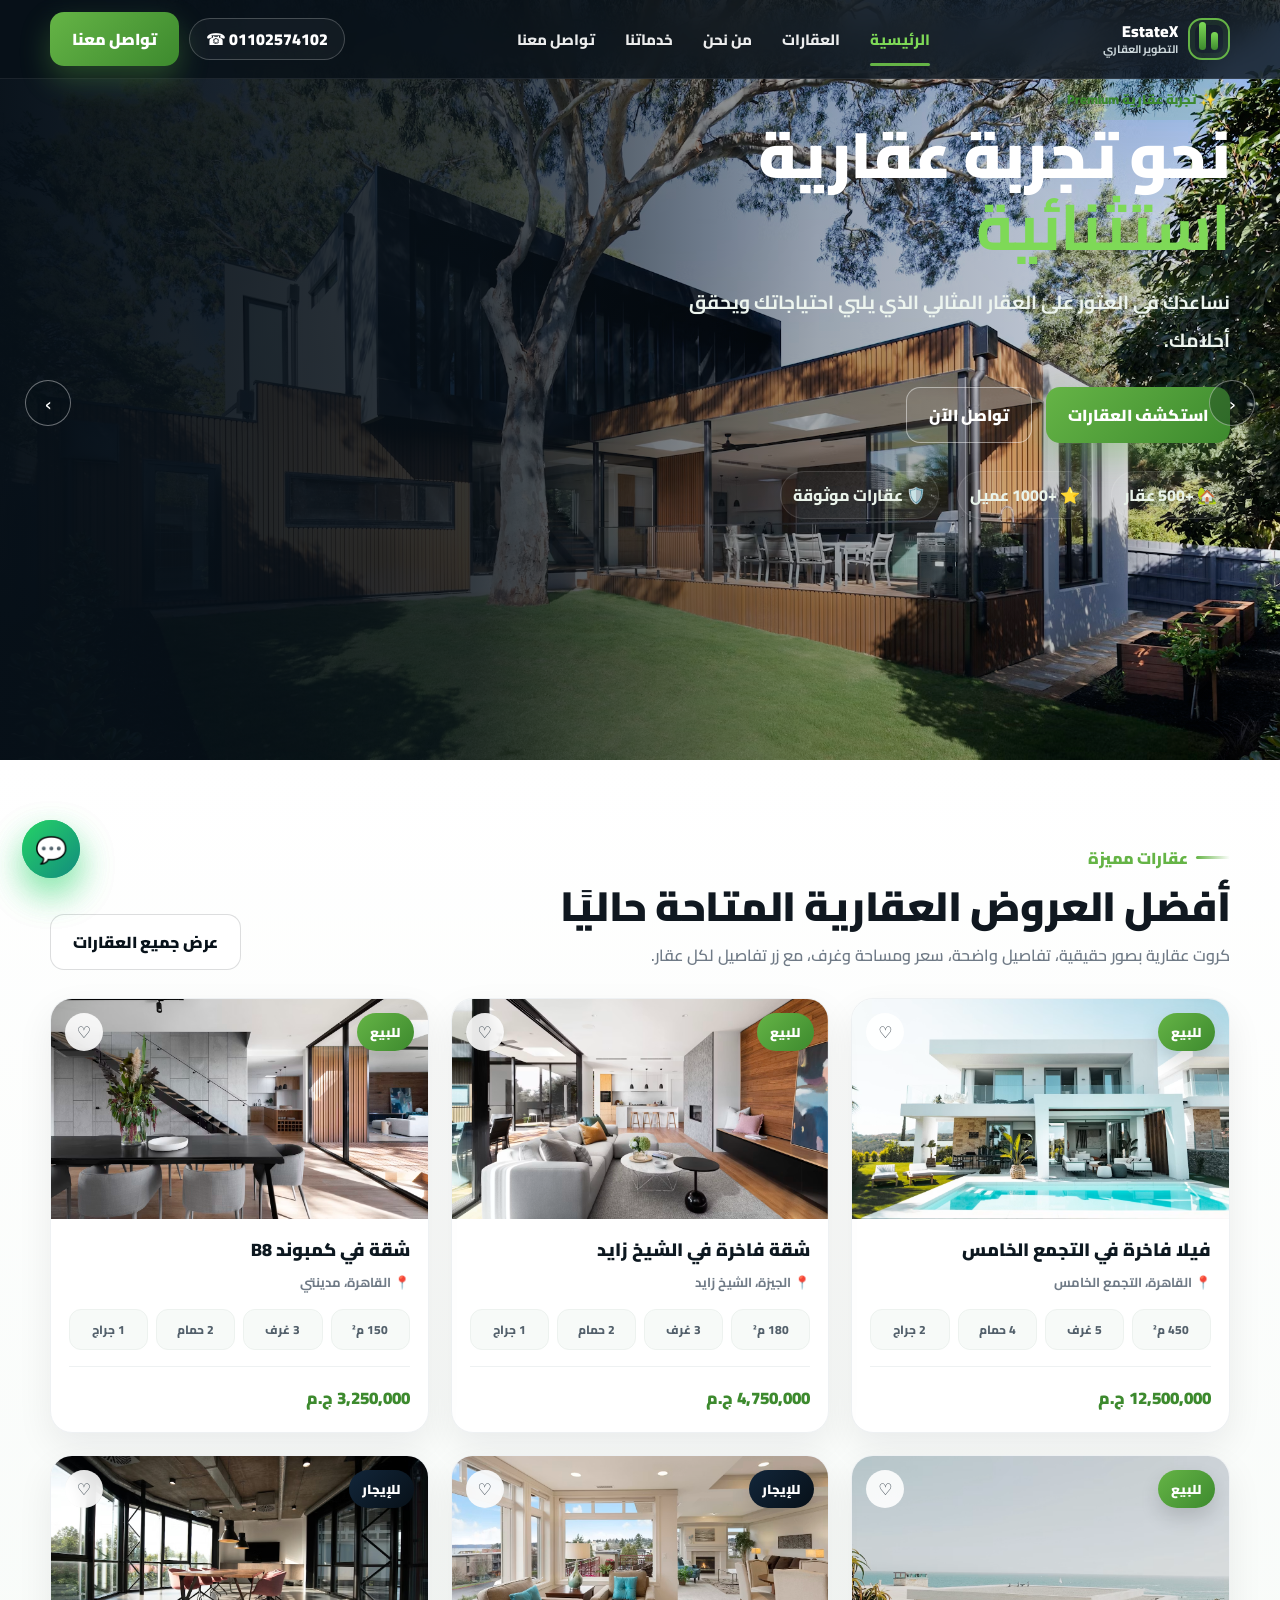
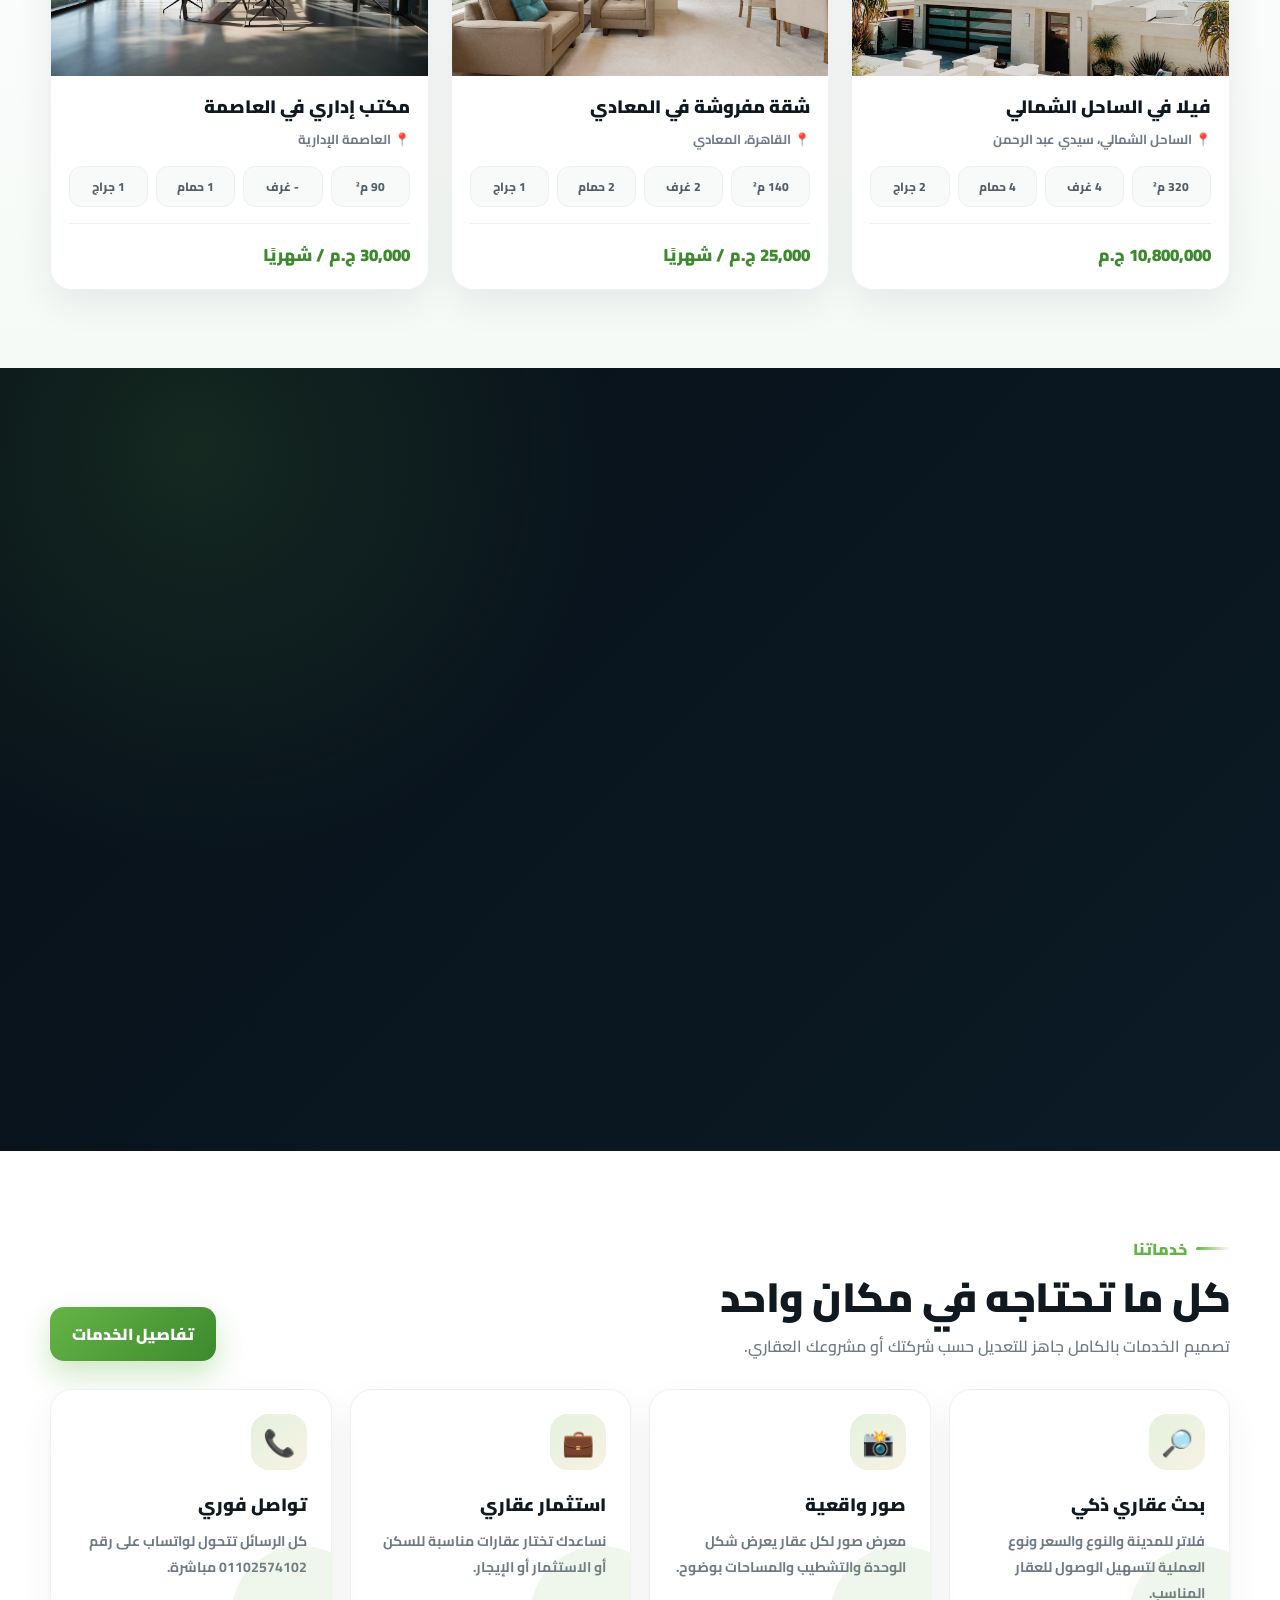
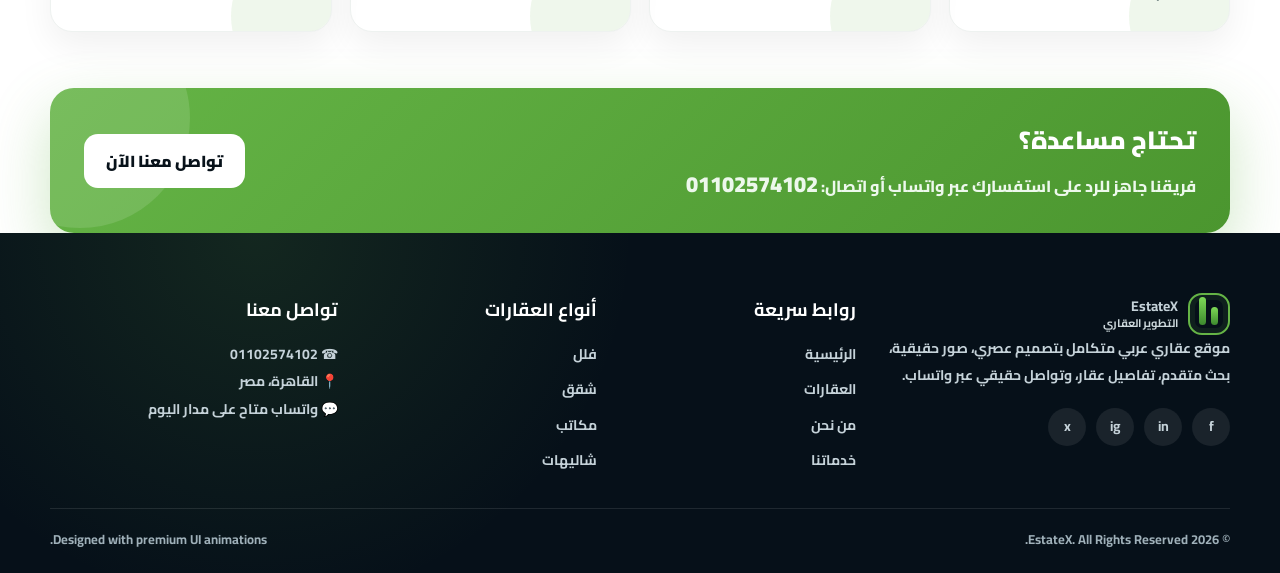
<file: index.html>
<!DOCTYPE html>
<html lang="ar" dir="rtl">
<head>
  <meta charset="UTF-8">
  <meta name="viewport" content="width=device-width, initial-scale=1.0">
  <meta name="description" content="EstateX موقع عقارات عربي بتصميم احترافي وصور حقيقية وتجربة بحث متقدمة.">
  <title>EstateX | التطوير العقاري</title>
  <link rel="stylesheet" href="assets/css/style.css">
</head>
<body>
  <div data-include="navbar.html"></div>


  <main>
    <section class="hero">
      <div id="heroSlider" class="hero-slider"></div>
      <div class="slider-arrows">
        <button id="prevSlide" class="slider-arrow" type="button">‹</button>
        <button id="nextSlide" class="slider-arrow" type="button">›</button>
      </div>
      <div class="container hero-content">
        <div class="hero-text">
          <span class="pill">✨ تجربة عقارية Premium</span>
          <h1 id="heroTitle" class="hero-title">نحو تجربة عقارية <strong>استثنائية</strong></h1>
          <p id="heroDesc" class="hero-desc">نساعدك في العثور على العقار المثالي الذي يلبي احتياجاتك ويحقق أحلامك.</p>
          <div class="hero-actions">
            <a href="properties.html" class="btn btn-primary">استكشف العقارات</a>
            <a href="contact.html" class="btn btn-outline">تواصل الآن</a>
          </div>
          <div class="hero-meta">
            <span>🏡 +500 عقار</span>
            <span>⭐ +1000 عميل</span>
            <span>🛡️ عقارات موثوقة</span>
          </div>
        </div>
      </div>

      <!-- <form class="search-panel property-filter-form" data-target="#featuredGrid">
        <div class="input-group">
          <span>🔎</span>
          <input name="q" type="search" placeholder="ابحث عن مدينة، منطقة أو اسم العقار">
        </div>
        <div class="input-group with-label">
          <label>المدينة</label>
          <select name="city" class="city-select"></select>
        </div>
        <div class="input-group with-label">
          <label>نوع العقار</label>
          <select name="type" class="type-select"></select>
        </div>
        <div class="input-group with-label">
          <label>نوع العملية</label>
          <select name="purpose">
            <option value="">الكل</option>
            <option value="بيع">بيع</option>
            <option value="إيجار">إيجار</option>
          </select>
        </div>
        <div class="input-group with-label">
          <label>السعر الأقصى</label>
          <input name="maxPrice" type="number" min="0" placeholder="مثال: 5000000">
        </div>
        <button class="btn btn-primary" type="submit">بحث</button>
      </form> -->
    </section>

    <section class="section soft">
      <div class="container">
        <div class="section-head">
          <div>
            <span class="section-kicker">عقارات مميزة</span>
            <h2 class="section-title">أفضل العروض العقارية المتاحة حاليًا</h2>
            <p class="section-desc">كروت عقارية بصور حقيقية، تفاصيل واضحة، سعر ومساحة وغرف، مع زر تفاصيل لكل عقار.</p>
          </div>
          <a href="properties.html" class="btn btn-outline dark">عرض جميع العقارات</a>
        </div>
        <div id="featuredGrid" class="properties-grid"></div>
      </div>
    </section>

    <section class="section dark">
      <div class="container about-grid">
        <div class="video-card reveal">
          <button class="play" type="button">▶</button>
        </div>
        <div class="reveal">
          <span class="section-kicker">من نحن</span>
          <h2 class="section-title">نؤمن أن العثور على العقار المثالي يبدأ بتجربة بحث سهلة وشفافة</h2>
          <p class="section-desc">EstateX منصة عقارية حديثة تساعد العملاء على مقارنة العقارات بسرعة، مشاهدة التفاصيل والصور، والتواصل المباشر عبر واتساب أو الهاتف.</p>
          <div class="stats">
            <div class="stat"><strong class="counter" data-count="500">0</strong><span>عقار متاح</span></div>
            <div class="stat"><strong class="counter" data-count="1000">0</strong><span>عميل سعيد</span></div>
            <div class="stat"><strong class="counter" data-count="10">0</strong><span>سنوات خبرة</span></div>
          </div>
          <div class="features-list">
            <div class="feature-mini"><div class="icon-box">🏢</div><div><h3>عقارات موثوقة</h3><p>صور وبيانات واضحة لكل وحدة.</p></div></div>
            <div class="feature-mini"><div class="icon-box">📍</div><div><h3>مواقع مميزة</h3><p>اختيارات متنوعة في أهم المناطق.</p></div></div>
            <div class="feature-mini"><div class="icon-box">💬</div><div><h3>تواصل سريع</h3><p>رسائل مباشرة على رقمك الحقيقي.</p></div></div>
            <div class="feature-mini"><div class="icon-box">🤝</div><div><h3>استشارة مجانية</h3><p>نرشح لك العقار الأنسب لاحتياجك.</p></div></div>
          </div>
        </div>
      </div>
    </section>

    <section class="section">
      <div class="container">
        <div class="section-head">
          <div>
            <span class="section-kicker">خدماتنا</span>
            <h2 class="section-title">كل ما تحتاجه في مكان واحد</h2>
            <p class="section-desc">تصميم الخدمات بالكامل جاهز للتعديل حسب شركتك أو مشروعك العقاري.</p>
          </div>
          <a href="services.html" class="btn btn-primary">تفاصيل الخدمات</a>
        </div>
        <div class="services-grid">
          <div class="service-card reveal"><div class="service-icon">🔎</div><h3>بحث عقاري ذكي</h3><p>فلاتر للمدينة والنوع والسعر ونوع العملية لتسهيل الوصول للعقار المناسب.</p></div>
          <div class="service-card reveal"><div class="service-icon">📸</div><h3>صور واقعية</h3><p>معرض صور لكل عقار يعرض شكل الوحدة والتشطيب والمساحات بوضوح.</p></div>
          <div class="service-card reveal"><div class="service-icon">💼</div><h3>استثمار عقاري</h3><p>نساعدك تختار عقارات مناسبة للسكن أو الاستثمار أو الإيجار.</p></div>
          <div class="service-card reveal"><div class="service-icon">📞</div><h3>تواصل فوري</h3><p>كل الرسائل تتحول لواتساب على رقم 01102574102 مباشرة.</p></div>
        </div>
      </div>
    </section>

    <div class="cta">
      <div>
        <h2>تحتاج مساعدة؟</h2>
        <p>فريقنا جاهز للرد على استفسارك عبر واتساب أو اتصال: <span class="number">01102574102</span></p>
      </div>
      <a href="#" class="btn btn-light wa-link">تواصل معنا الآن</a>
    </div>
  </main>

  <div data-include="footer.html"></div>
  <a href="#" class="float-whatsapp wa-link">💬</a>
  <script src="assets/js/data.js"></script>
   <script src="assets/js/includes.js"></script>
  <script src="assets/js/main.js"></script>
</body>
</html>
</file>
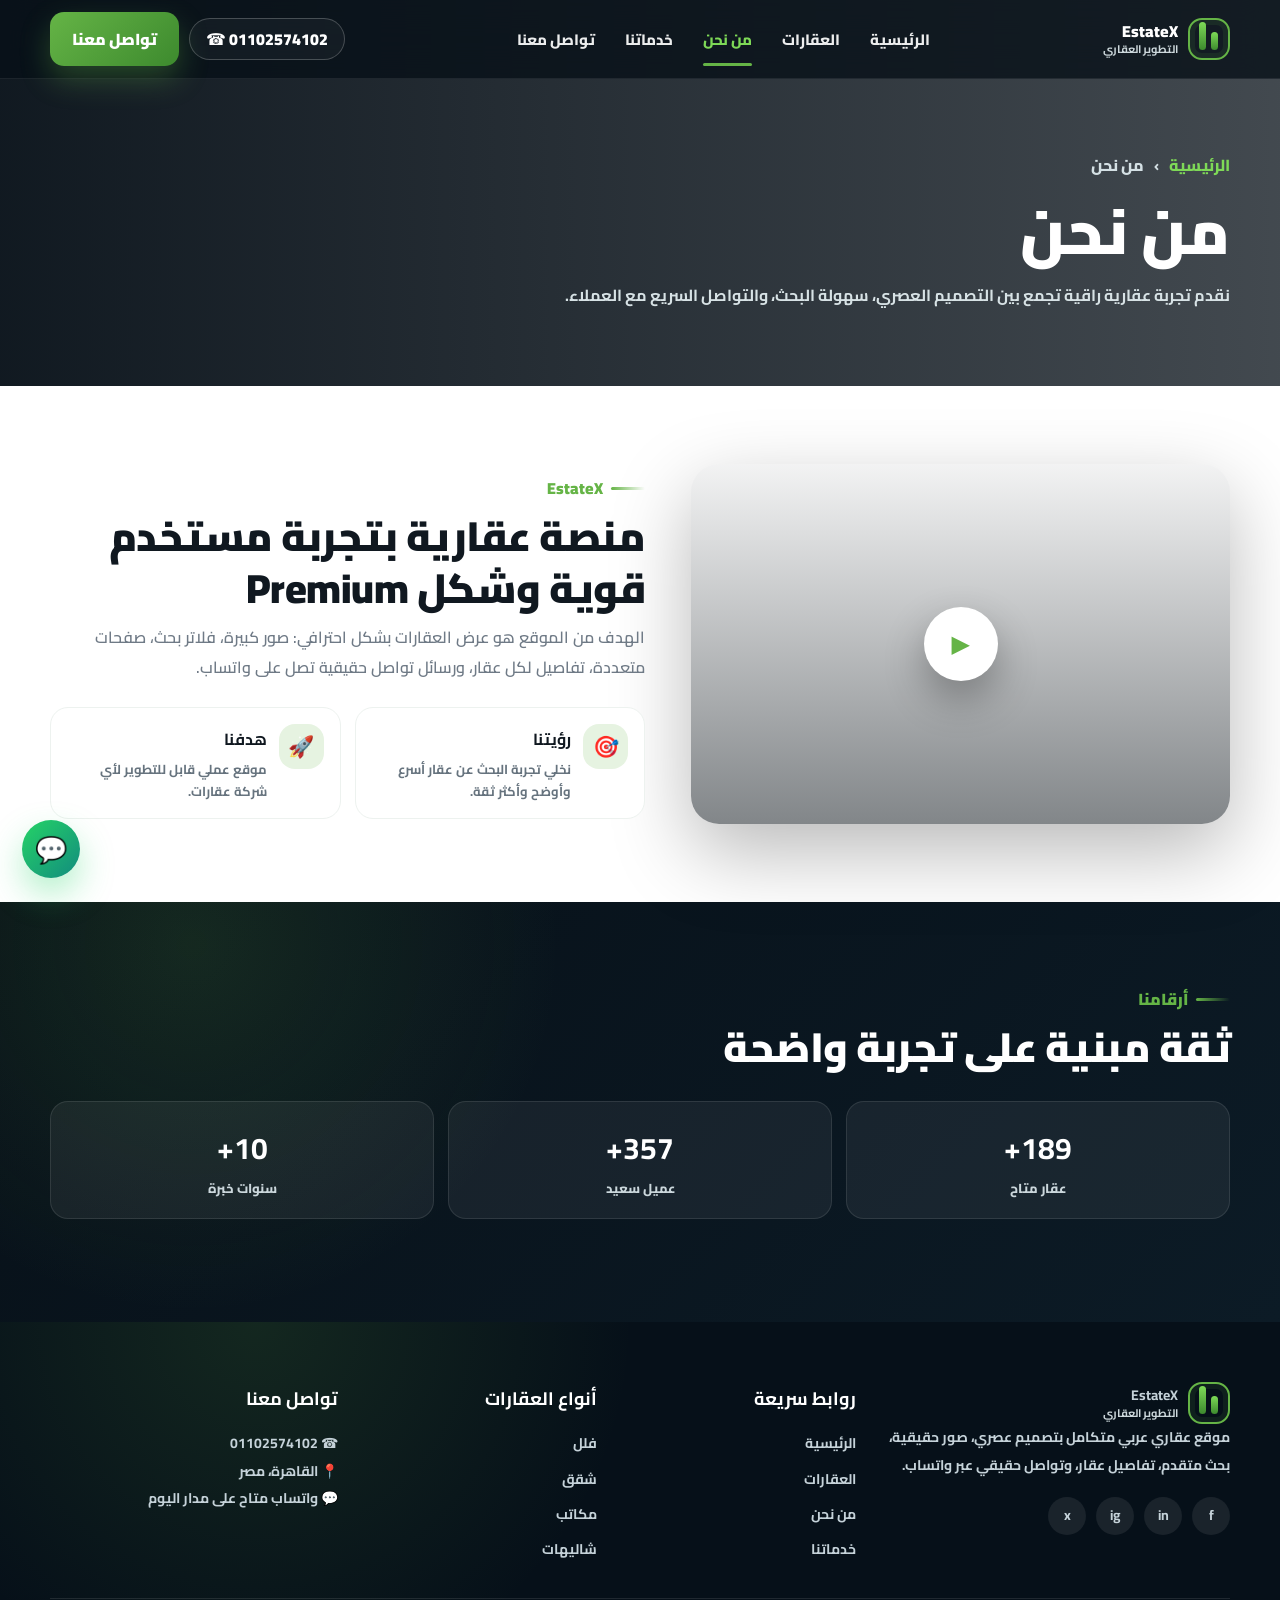
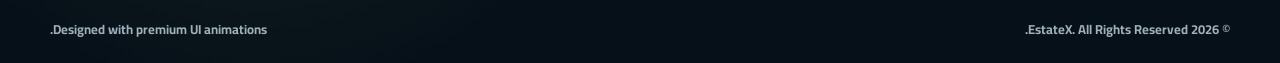
<file: about.html>
<!DOCTYPE html>
<html lang="ar" dir="rtl">
<head>
  <meta charset="UTF-8">
  <meta name="viewport" content="width=device-width, initial-scale=1.0">
  <title>من نحن | EstateX</title>
  <link rel="stylesheet" href="assets/css/style.css">
</head>
<body>
   <div data-include="navbar.html"></div>


  <main>
    <section class="page-hero">
      <div class="container">
        <div class="breadcrumbs"><a href="index.html">الرئيسية</a><span>›</span><span>من نحن</span></div>
        <h1 class="page-title">من نحن</h1>
        <p class="page-subtitle">نقدم تجربة عقارية راقية تجمع بين التصميم العصري، سهولة البحث، والتواصل السريع مع العملاء.</p>
      </div>
    </section>

    <section class="section">
      <div class="container about-grid">
        <div class="video-card reveal"><button class="play" type="button">▶</button></div>
        <div class="reveal">
          <span class="section-kicker">EstateX</span>
          <h2 class="section-title">منصة عقارية بتجربة مستخدم قوية وشكل Premium</h2>
          <p class="section-desc">الهدف من الموقع هو عرض العقارات بشكل احترافي: صور كبيرة، فلاتر بحث، صفحات متعددة، تفاصيل لكل عقار، ورسائل تواصل حقيقية تصل على واتساب.</p>
          <div class="features-list" style="color:#101820">
            <div class="feature-mini" style="background:#fff;border-color:#edf2ef"><div class="icon-box">🎯</div><div><h3>رؤيتنا</h3><p style="color:#66737e">نخلي تجربة البحث عن عقار أسرع وأوضح وأكثر ثقة.</p></div></div>
            <div class="feature-mini" style="background:#fff;border-color:#edf2ef"><div class="icon-box">🚀</div><div><h3>هدفنا</h3><p style="color:#66737e">موقع عملي قابل للتطوير لأي شركة عقارات.</p></div></div>
          </div>
        </div>
      </div>
    </section>

    <section class="section dark">
      <div class="container">
        <div class="section-head">
          <div><span class="section-kicker">أرقامنا</span><h2 class="section-title">ثقة مبنية على تجربة واضحة</h2></div>
        </div>
        <div class="stats">
          <div class="stat reveal"><strong class="counter" data-count="500">0</strong><span>عقار متاح</span></div>
          <div class="stat reveal"><strong class="counter" data-count="1000">0</strong><span>عميل سعيد</span></div>
          <div class="stat reveal"><strong class="counter" data-count="10">0</strong><span>سنوات خبرة</span></div>
        </div>
      </div>
    </section>
  </main>

<div data-include="footer.html"></div>
  <script src="assets/js/data.js"></script>
  <script src="assets/js/includes.js"></script>
  <script src="assets/js/main.js"></script>
</body>
</html>
</file>
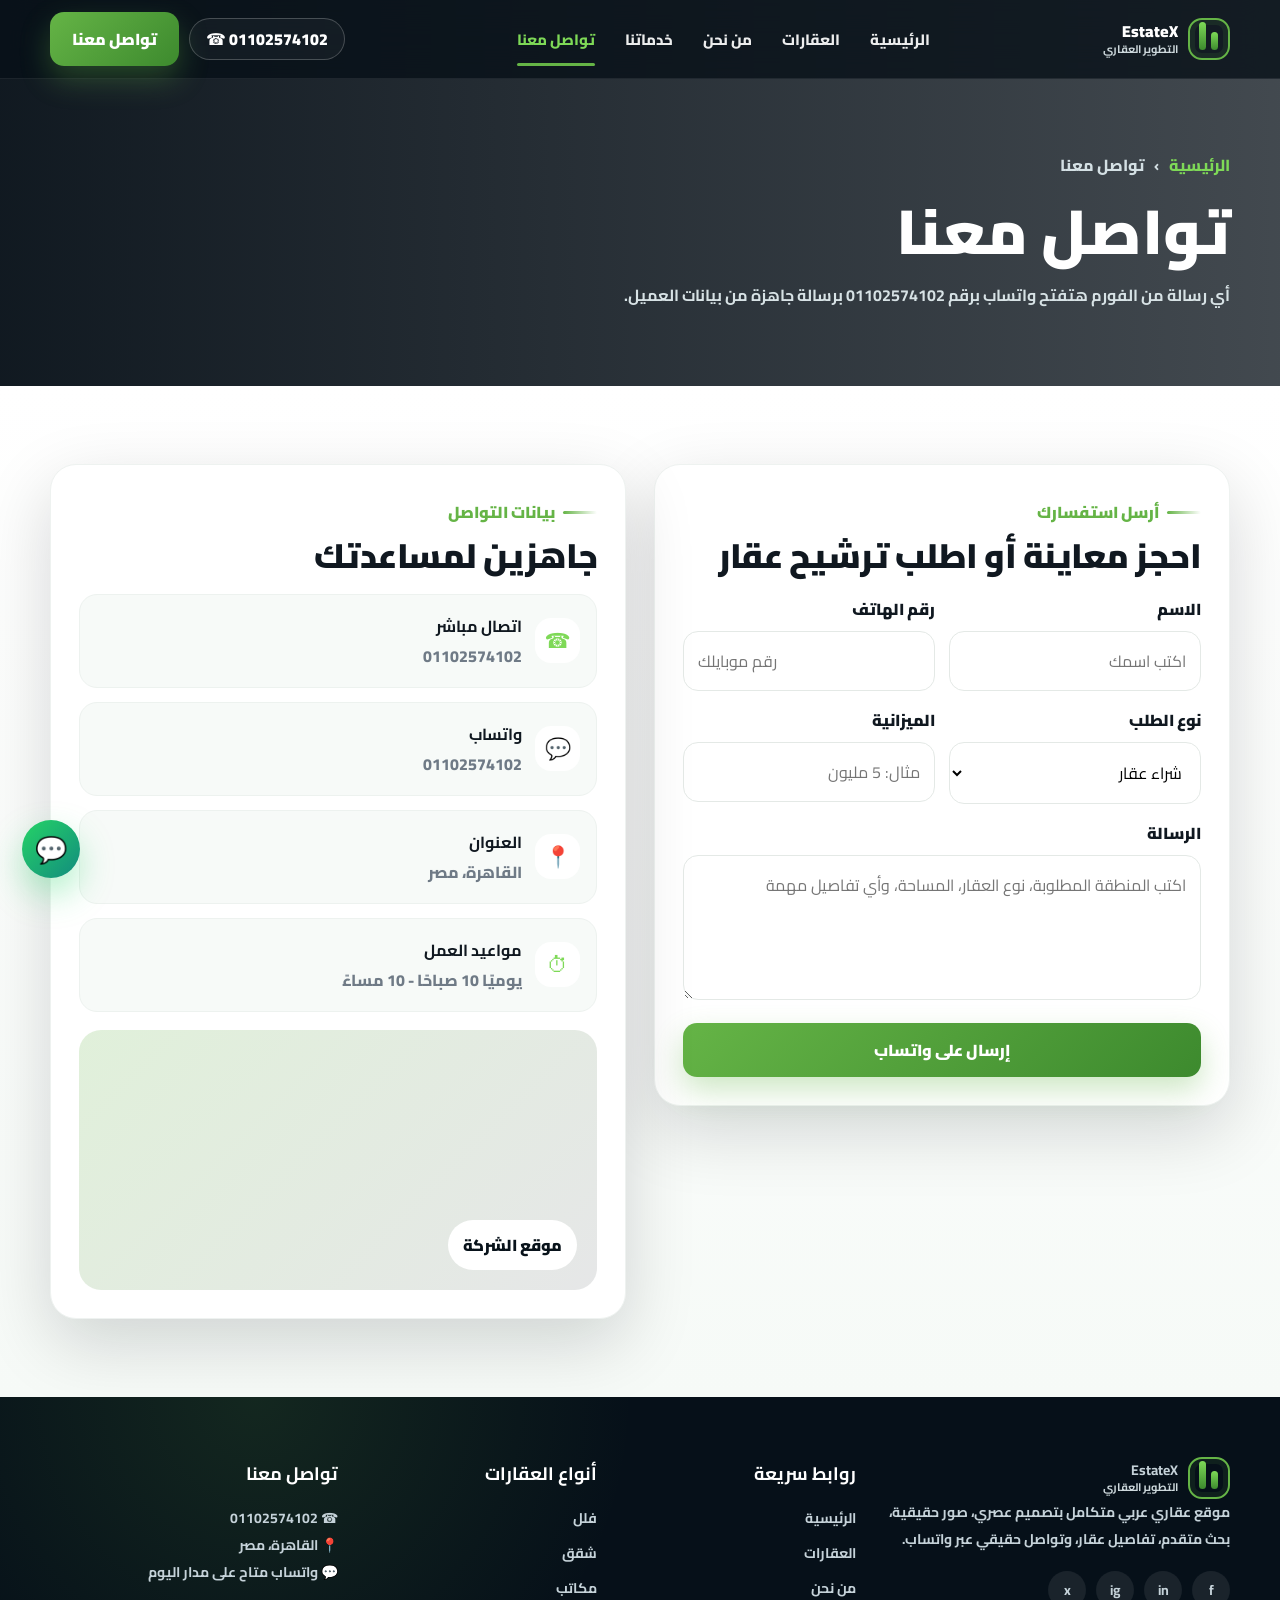
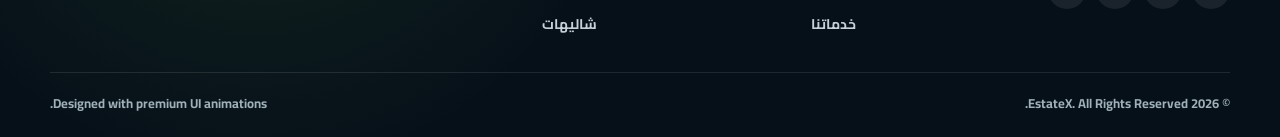
<file: contact.html>
<!DOCTYPE html>
<html lang="ar" dir="rtl">
<head>
  <meta charset="UTF-8">
  <meta name="viewport" content="width=device-width, initial-scale=1.0">
  <title>تواصل معنا | EstateX</title>
  <link rel="stylesheet" href="assets/css/style.css">
</head>
<body>
 <div data-include="navbar.html"></div>

  <main>
    <section class="page-hero">
      <div class="container">
        <div class="breadcrumbs"><a href="index.html">الرئيسية</a><span>›</span><span>تواصل معنا</span></div>
        <h1 class="page-title">تواصل معنا</h1>
        <p class="page-subtitle">أي رسالة من الفورم هتفتح واتساب برقم 01102574102 برسالة جاهزة من بيانات العميل.</p>
      </div>
    </section>

    <section class="section soft">
      <div class="container contact-grid">
        <div class="contact-card reveal">
          <span class="section-kicker">أرسل استفسارك</span>
          <h2 class="section-title" style="font-size:34px;margin-bottom:16px">احجز معاينة أو اطلب ترشيح عقار</h2>
          <form class="form-grid contact-form">
            <div class="form-row">
              <div class="field"><label>الاسم</label><input name="name" type="text" placeholder="اكتب اسمك" required></div>
              <div class="field"><label>رقم الهاتف</label><input name="phone" type="tel" placeholder="رقم موبايلك" required></div>
            </div>
            <div class="form-row">
              <div class="field"><label>نوع الطلب</label><select name="type"><option>شراء عقار</option><option>إيجار عقار</option><option>استثمار عقاري</option><option>استشارة عامة</option></select></div>
              <div class="field"><label>الميزانية</label><input name="budget" type="text" placeholder="مثال: 5 مليون"></div>
            </div>
            <div class="field"><label>الرسالة</label><textarea name="message" placeholder="اكتب المنطقة المطلوبة، نوع العقار، المساحة، وأي تفاصيل مهمة"></textarea></div>
            <button class="btn btn-primary" type="submit">إرسال على واتساب</button>
          </form>
        </div>
        <div class="contact-card reveal">
          <span class="section-kicker">بيانات التواصل</span>
          <h2 class="section-title" style="font-size:34px;margin-bottom:16px">جاهزين لمساعدتك</h2>
          <div class="contact-methods">
            <a class="contact-method" href="tel:01102574102"><div class="icon-box">☎</div><div><strong>اتصال مباشر</strong><span>01102574102</span></div></a>
            <a class="contact-method wa-link" href="#"><div class="icon-box">💬</div><div><strong>واتساب</strong><span>01102574102</span></div></a>
            <div class="contact-method"><div class="icon-box">📍</div><div><strong>العنوان</strong><span>القاهرة، مصر</span></div></div>
            <div class="contact-method"><div class="icon-box">⏱</div><div><strong>مواعيد العمل</strong><span>يوميًا 10 صباحًا - 10 مساءً</span></div></div>
          </div>
          <div class="map-box"></div>
        </div>
      </div>
    </section>
  </main>

<div data-include="footer.html"></div>
  <script src="assets/js/data.js"></script>
  <script src="assets/js/includes.js"></script>
  <script src="assets/js/main.js"></script>
</body>
</html>
</file>
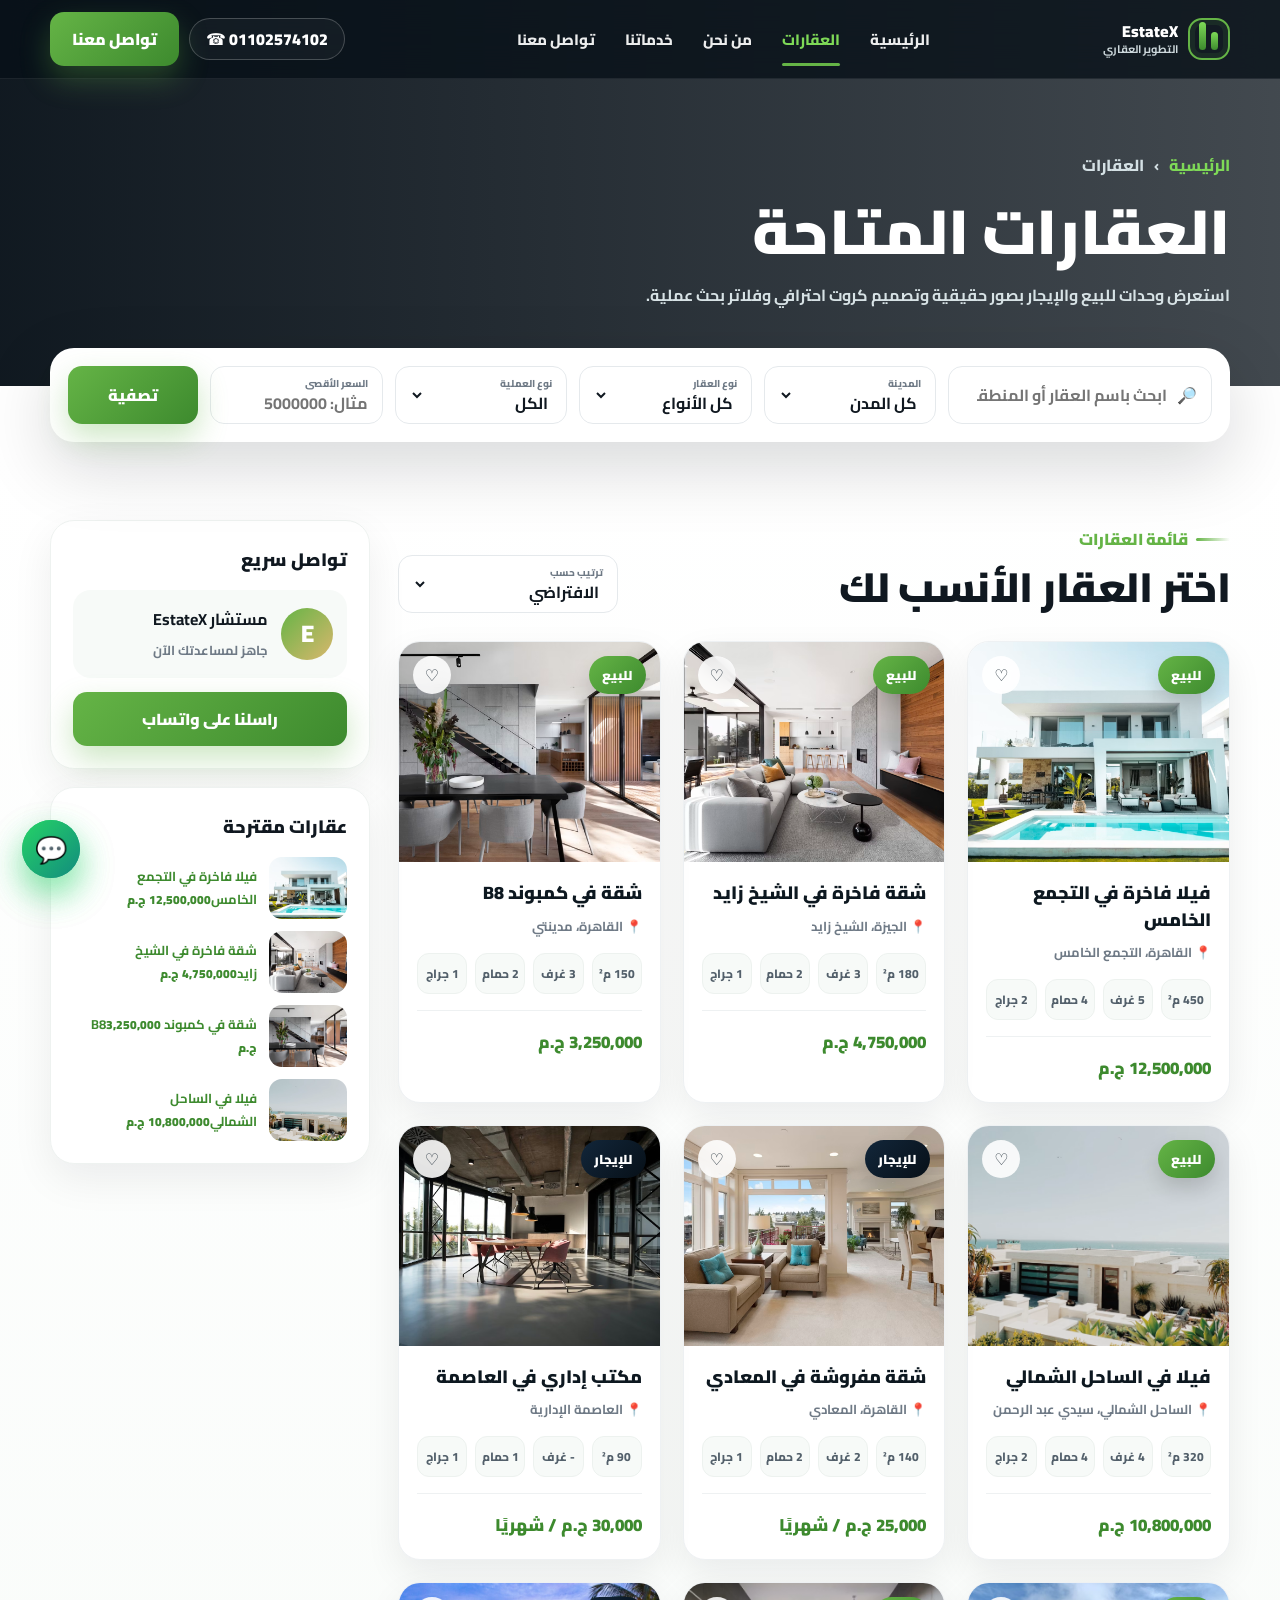
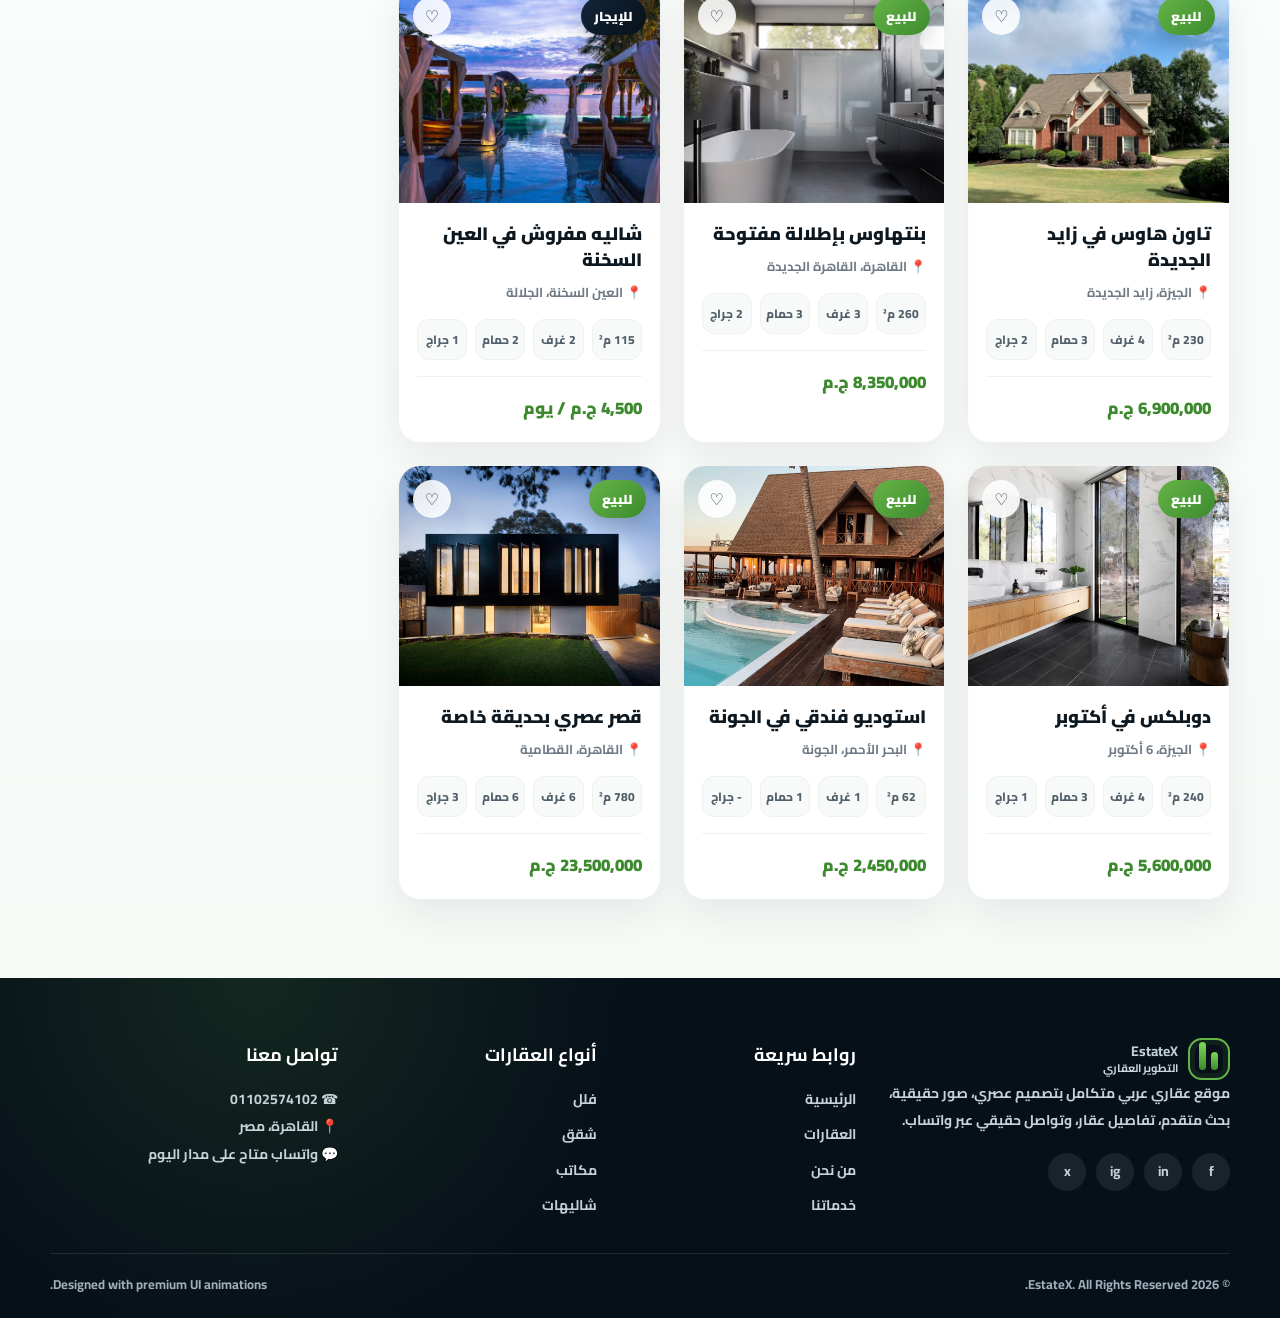
<file: properties.html>
<!DOCTYPE html>
<html lang="ar" dir="rtl">
<head>
  <meta charset="UTF-8">
  <meta name="viewport" content="width=device-width, initial-scale=1.0">
  <title>العقارات | EstateX</title>
  <link rel="stylesheet" href="assets/css/style.css">
</head>
<body>
    <div data-include="navbar.html"></div>

  <main>
    <section class="page-hero">
      <div class="container">
        <div class="breadcrumbs"><a href="index.html">الرئيسية</a><span>›</span><span>العقارات</span></div>
        <h1 class="page-title">العقارات المتاحة</h1>
        <p class="page-subtitle">استعرض وحدات للبيع والإيجار بصور حقيقية وتصميم كروت احترافي وفلاتر بحث عملية.</p>
      </div>
    </section>

    <div class="container">
      <form class="filters-bar property-filter-form" data-target="#propertiesGrid">
        <div class="input-group"><span>🔎</span><input name="q" type="search" placeholder="ابحث باسم العقار أو المنطقة"></div>
        <div class="input-group with-label"><label>المدينة</label><select name="city" class="city-select"></select></div>
        <div class="input-group with-label"><label>نوع العقار</label><select name="type" class="type-select"></select></div>
        <div class="input-group with-label"><label>نوع العملية</label><select name="purpose"><option value="">الكل</option><option value="بيع">بيع</option><option value="إيجار">إيجار</option></select></div>
        <div class="input-group with-label"><label>السعر الأقصى</label><input name="maxPrice" type="number" min="0" placeholder="مثال: 5000000"></div>
        <button class="btn btn-primary" type="submit">تصفية</button>
      </form>
    </div>

    <section class="section soft">
      <div class="container properties-layout">
        <div>
          <div class="section-head">
            <div>
              <span class="section-kicker">قائمة العقارات</span>
              <h2 class="section-title">اختر العقار الأنسب لك</h2>
            </div>
            <div class="input-group with-label" style="width:220px;max-width:100%">
              <label>ترتيب حسب</label>
              <select id="sortProperties">
                <option value="default">الافتراضي</option>
                <option value="low">الأقل سعرًا</option>
                <option value="high">الأعلى سعرًا</option>
                <option value="area">الأكبر مساحة</option>
              </select>
            </div>
          </div>
          <div id="propertiesGrid" class="properties-grid"></div>
        </div>
        <aside>
          <div class="sidebar-card">
            <h3>تواصل سريع</h3>
            <div class="agent-box"><div class="agent-avatar">E</div><div><strong>مستشار EstateX</strong><span>جاهز لمساعدتك الآن</span></div></div>
            <a class="btn btn-primary wa-link" href="#" style="width:100%">راسلنا على واتساب</a>
          </div>
          <div class="sidebar-card">
            <h3>عقارات مقترحة</h3>
            <div id="quickList" class="quick-list"></div>
          </div>
        </aside>
      </div>
    </section>
  </main>

 <div data-include="footer.html"></div>
  <a href="#" class="float-whatsapp wa-link">💬</a>
  <script src="assets/js/data.js"></script>
  <script src="assets/js/includes.js"></script>
  <script src="assets/js/main.js"></script>
</body>
</html>
</file>
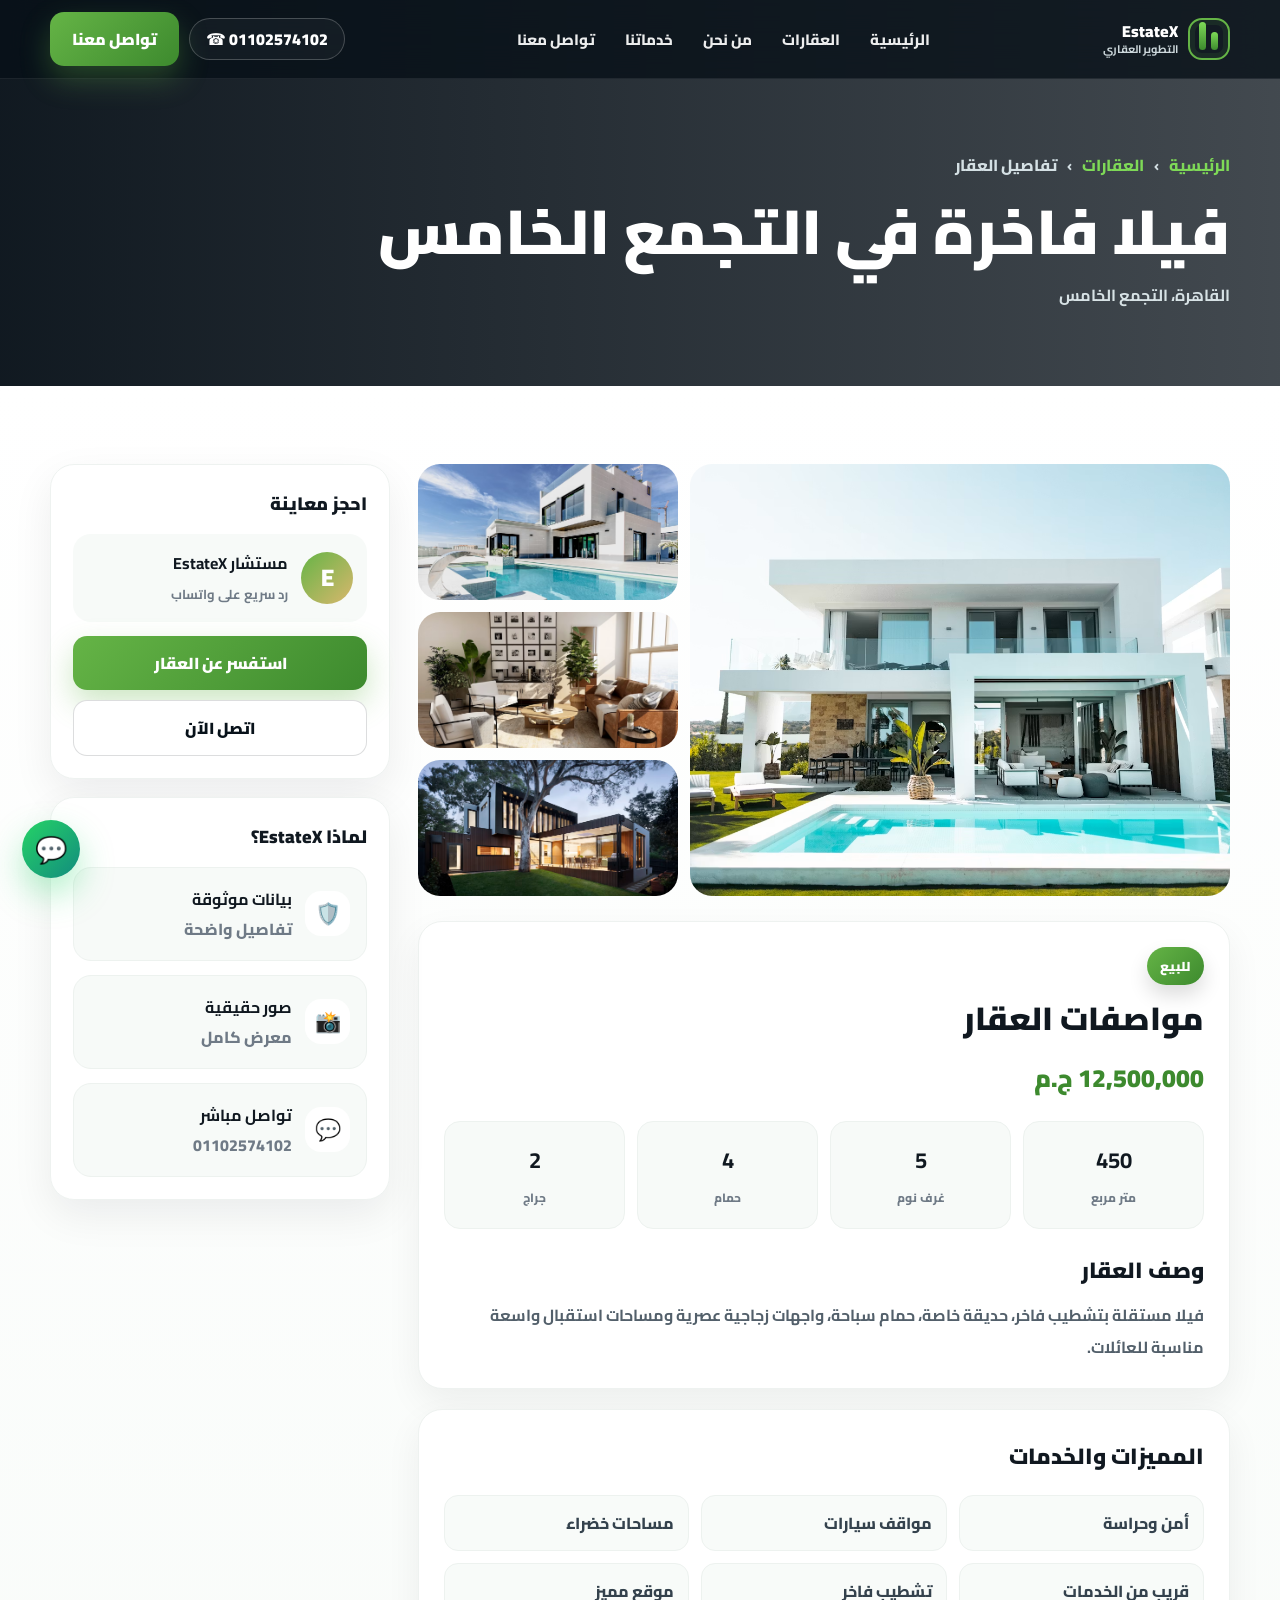
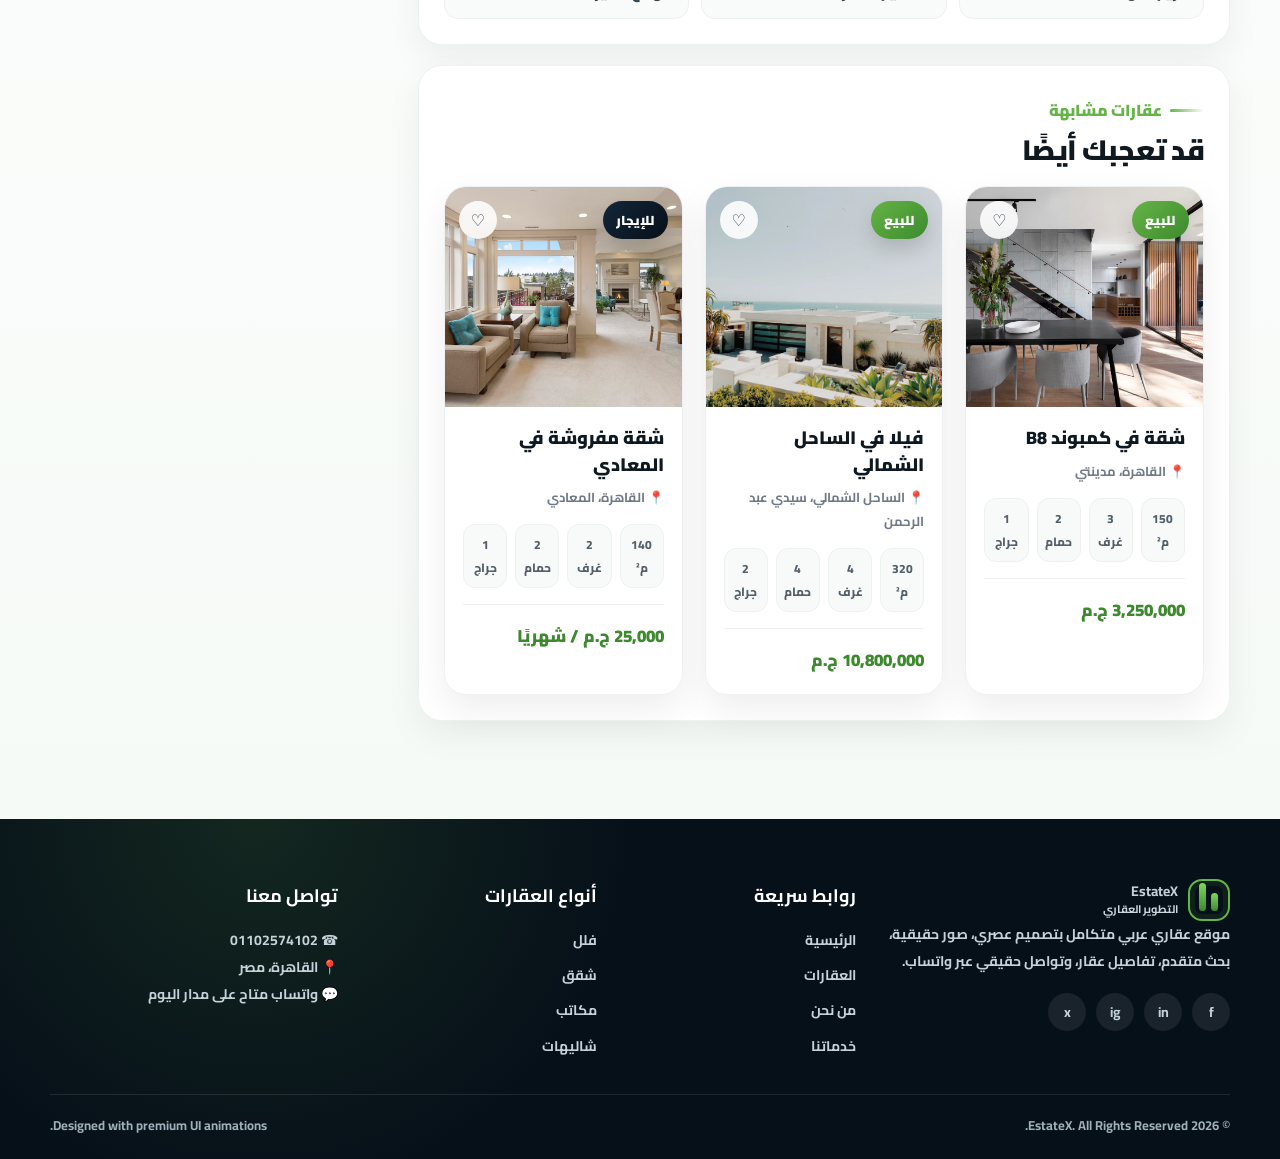
<file: property-details.html>
<!DOCTYPE html>
<html lang="ar" dir="rtl">
<head>
  <meta charset="UTF-8">
  <meta name="viewport" content="width=device-width, initial-scale=1.0">
  <title>تفاصيل العقار | EstateX</title>
  <link rel="stylesheet" href="assets/css/style.css">
</head>
<body>
  <div data-include="navbar.html"></div>

  <main id="detailsContent">
    <section class="page-hero">
      <div class="container">
        <div class="breadcrumbs"><a href="index.html">الرئيسية</a><span>›</span><a href="properties.html">العقارات</a><span>›</span><span>تفاصيل العقار</span></div>
        <h1 id="detailsTitle" class="page-title">تفاصيل العقار</h1>
        <p id="detailsLocation" class="page-subtitle">القاهرة، مصر</p>
      </div>
    </section>

    <section class="section soft">
      <div class="container details-layout">
        <div>
          <div id="detailsGallery" class="gallery reveal"></div>
          <div class="details-card reveal">
            <span id="detailsBadge" class="badge" style="position:static;display:inline-flex;margin-bottom:12px">للبيع</span>
            <h2 id="detailsTitle2" class="details-title">مواصفات العقار</h2>
            <div id="detailsPrice" class="details-price"></div>
            <div id="detailsSpecs" class="specs-grid"></div>
            <h3 style="font-size:22px;margin-bottom:8px;font-weight:900">وصف العقار</h3>
            <p id="detailsDesc"></p>
          </div>
          <div class="details-card reveal">
            <h3 style="font-size:22px;font-weight:900">المميزات والخدمات</h3>
            <div class="amenities">
              <span>أمن وحراسة</span><span>مواقف سيارات</span><span>مساحات خضراء</span><span>قريب من الخدمات</span><span>تشطيب فاخر</span><span>موقع مميز</span>
            </div>
          </div>
          <div class="details-card reveal">
            <div class="section-head" style="margin-bottom:18px">
              <div><span class="section-kicker">عقارات مشابهة</span><h2 class="section-title" style="font-size:28px">قد تعجبك أيضًا</h2></div>
            </div>
            <div id="similarProperties" class="properties-grid"></div>
          </div>
        </div>
        <aside>
          <div class="sidebar-card">
            <h3>احجز معاينة</h3>
            <div class="agent-box"><div class="agent-avatar">E</div><div><strong>مستشار EstateX</strong><span>رد سريع على واتساب</span></div></div>
            <button class="btn btn-primary whatsapp-property" type="button" style="width:100%;margin-bottom:10px">استفسر عن العقار</button>
            <a class="btn btn-outline dark" href="tel:01102574102" style="width:100%">اتصل الآن</a>
          </div>
          <div class="sidebar-card">
            <h3>لماذا EstateX؟</h3>
            <div class="contact-methods">
              <div class="contact-method"><div class="icon-box">🛡️</div><div><strong>بيانات موثوقة</strong><span>تفاصيل واضحة</span></div></div>
              <div class="contact-method"><div class="icon-box">📸</div><div><strong>صور حقيقية</strong><span>معرض كامل</span></div></div>
              <div class="contact-method"><div class="icon-box">💬</div><div><strong>تواصل مباشر</strong><span>01102574102</span></div></div>
            </div>
          </div>
        </aside>
      </div>
    </section>
  </main>

  <div data-include="footer.html"></div>
  <script src="assets/js/data.js"></script>
  <script src="assets/js/includes.js"></script>
  <script src="assets/js/main.js"></script>
</body>
</html>
</file>
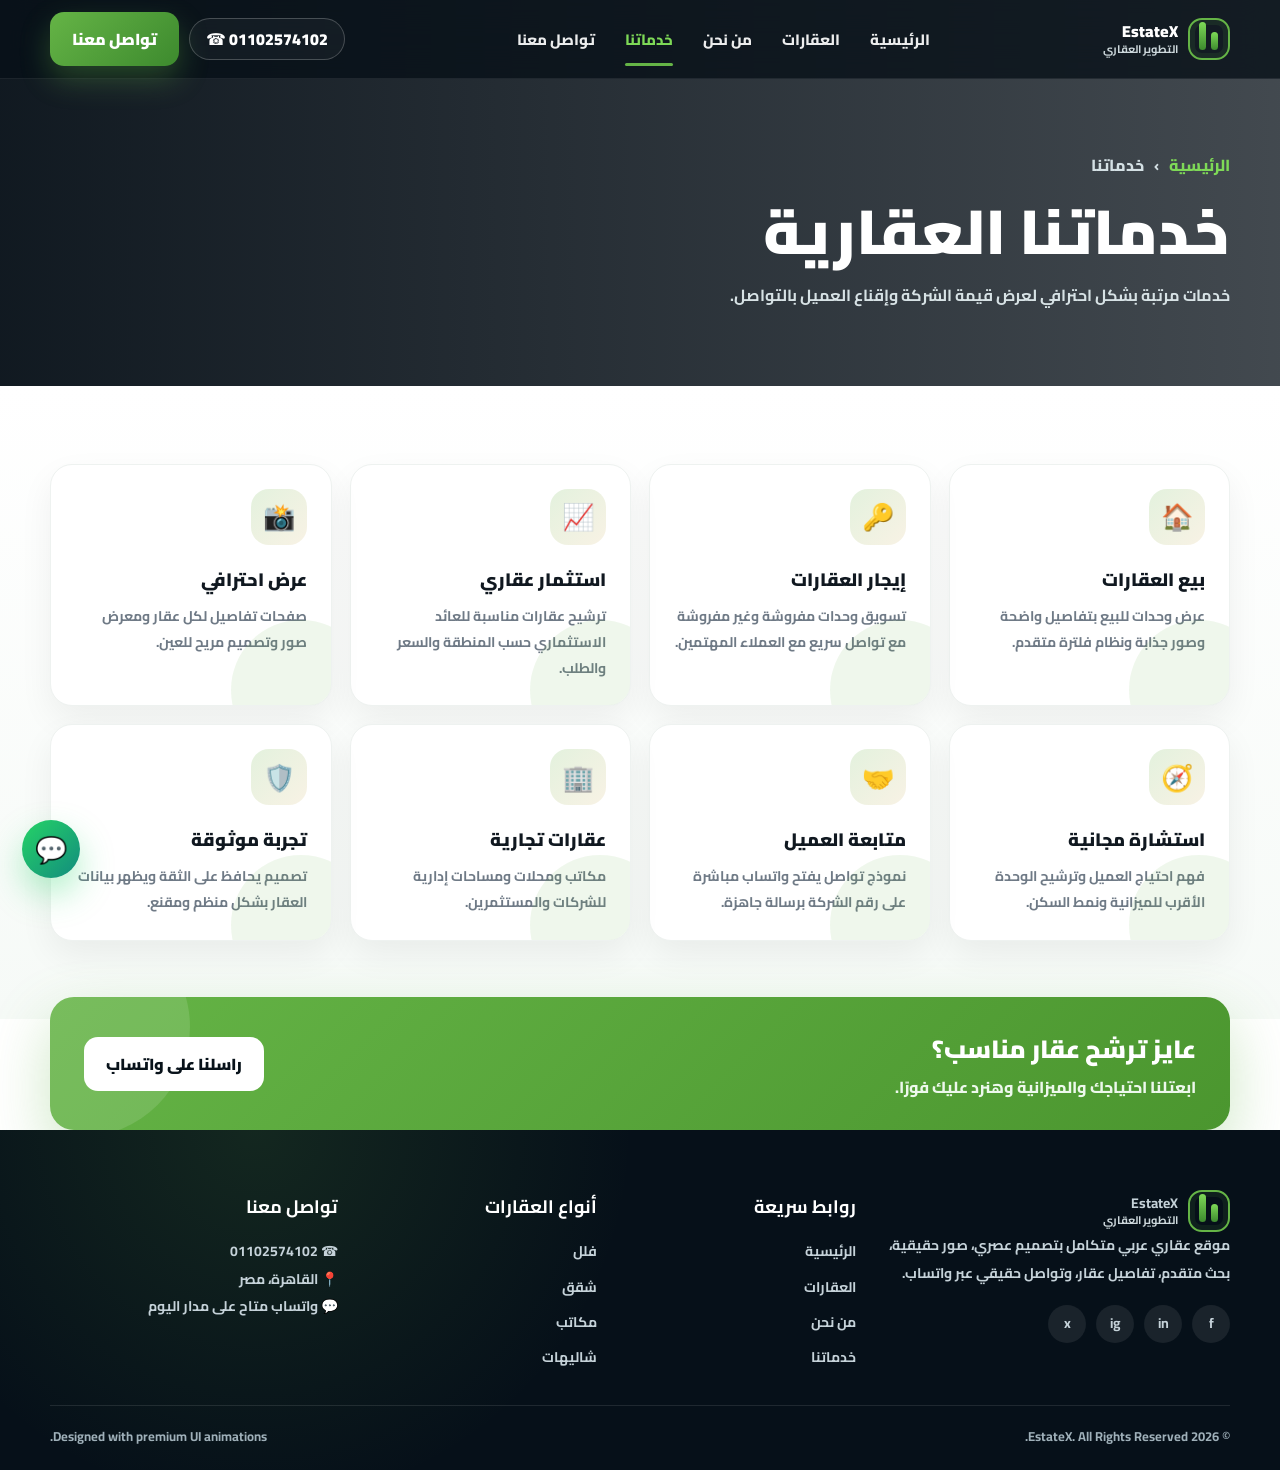
<file: services.html>
<!DOCTYPE html>
<html lang="ar" dir="rtl">
<head>
  <meta charset="UTF-8">
  <meta name="viewport" content="width=device-width, initial-scale=1.0">
  <title>خدماتنا | EstateX</title>
  <link rel="stylesheet" href="assets/css/style.css">
</head>
<body>
  <div data-include="navbar.html"></div>
  </header>

  <main>
    <section class="page-hero">
      <div class="container">
        <div class="breadcrumbs"><a href="index.html">الرئيسية</a><span>›</span><span>خدماتنا</span></div>
        <h1 class="page-title">خدماتنا العقارية</h1>
        <p class="page-subtitle">خدمات مرتبة بشكل احترافي لعرض قيمة الشركة وإقناع العميل بالتواصل.</p>
      </div>
    </section>

    <section class="section soft">
      <div class="container">
        <div class="services-grid">
          <div class="service-card reveal"><div class="service-icon">🏠</div><h3>بيع العقارات</h3><p>عرض وحدات للبيع بتفاصيل واضحة وصور جذابة ونظام فلترة متقدم.</p></div>
          <div class="service-card reveal"><div class="service-icon">🔑</div><h3>إيجار العقارات</h3><p>تسويق وحدات مفروشة وغير مفروشة مع تواصل سريع مع العملاء المهتمين.</p></div>
          <div class="service-card reveal"><div class="service-icon">📈</div><h3>استثمار عقاري</h3><p>ترشيح عقارات مناسبة للعائد الاستثماري حسب المنطقة والسعر والطلب.</p></div>
          <div class="service-card reveal"><div class="service-icon">📸</div><h3>عرض احترافي</h3><p>صفحات تفاصيل لكل عقار ومعرض صور وتصميم مريح للعين.</p></div>
          <div class="service-card reveal"><div class="service-icon">🧭</div><h3>استشارة مجانية</h3><p>فهم احتياج العميل وترشيح الوحدة الأقرب للميزانية ونمط السكن.</p></div>
          <div class="service-card reveal"><div class="service-icon">🤝</div><h3>متابعة العميل</h3><p>نموذج تواصل يفتح واتساب مباشرة على رقم الشركة برسالة جاهزة.</p></div>
          <div class="service-card reveal"><div class="service-icon">🏢</div><h3>عقارات تجارية</h3><p>مكاتب ومحلات ومساحات إدارية للشركات والمستثمرين.</p></div>
          <div class="service-card reveal"><div class="service-icon">🛡️</div><h3>تجربة موثوقة</h3><p>تصميم يحافظ على الثقة ويظهر بيانات العقار بشكل منظم ومقنع.</p></div>
        </div>
      </div>
    </section>

    <div class="cta">
      <div><h2>عايز ترشح عقار مناسب؟</h2><p>ابعتلنا احتياجك والميزانية وهنرد عليك فورًا.</p></div>
      <a href="#" class="btn btn-light wa-link">راسلنا على واتساب</a>
    </div>
  </main>

<div data-include="footer.html"></div>
  <script src="assets/js/data.js"></script>
  <script src="assets/js/includes.js"></script>
  <script src="assets/js/main.js"></script>
</body>
</html>
</file>
<file: assets/css/style.css>
@import url('https://fonts.googleapis.com/css2?family=Cairo:wght@300;400;500;600;700;800;900&display=swap');

:root{
  --bg:#071018;
  --bg-2:#0b1720;
  --card:#ffffff;
  --muted:#6f7a86;
  --text:#101820;
  --white:#ffffff;
  --line:rgba(255,255,255,.16);
  --soft:#f4f7f5;
  --primary:#65b446;
  --primary-2:#7ed957;
  --primary-dark:#3d8a2e;
  --gold:#d9b76d;
  --dark:#08121a;
  --shadow:0 24px 70px rgba(5,14,20,.16);
  --radius:24px;
  --container:min(1180px, calc(100% - 34px));
}
*{box-sizing:border-box;margin:0;padding:0}
html{scroll-behavior:smooth}
body{
  font-family:'Cairo',system-ui,-apple-system,BlinkMacSystemFont,'Segoe UI',sans-serif;
  direction:rtl;
  background:#fff;
  color:var(--text);
  overflow-x:hidden;
}
a{text-decoration:none;color:inherit}
img{max-width:100%;display:block}
button,input,select,textarea{font:inherit}
::selection{background:rgba(101,180,70,.28)}
.container{width:var(--container);margin:auto}
.section{padding:78px 0}
.section.soft{background:linear-gradient(180deg,#fff,#f6faf7)}
.section.dark{background:radial-gradient(circle at 15% 10%,rgba(101,180,70,.14),transparent 32%),linear-gradient(135deg,#071018,#0c1b26);color:#fff}
.section-head{display:flex;align-items:end;justify-content:space-between;gap:20px;margin-bottom:28px}
.section-kicker{display:inline-flex;align-items:center;gap:8px;color:var(--primary);font-weight:900;margin-bottom:8px}
.section-kicker:before{content:'';width:34px;height:3px;border-radius:999px;background:linear-gradient(90deg,var(--primary),transparent)}
.section-title{font-size:clamp(27px,3.2vw,42px);font-weight:900;line-height:1.25;letter-spacing:-.5px}
.section-desc{color:var(--muted);font-weight:600;max-width:590px;line-height:1.9;margin-top:8px}
.dark .section-desc{color:#c7d2da}
.btn{
  border:0;outline:0;cursor:pointer;display:inline-flex;align-items:center;justify-content:center;gap:10px;
  min-height:48px;padding:12px 22px;border-radius:14px;font-weight:900;transition:.3s ease;position:relative;overflow:hidden;
}
.btn:before{content:'';position:absolute;inset:0;background:linear-gradient(120deg,transparent,rgba(255,255,255,.28),transparent);transform:translateX(120%);transition:.65s ease}
.btn:hover:before{transform:translateX(-120%)}
.btn-primary{background:linear-gradient(135deg,var(--primary),var(--primary-dark));color:#fff;box-shadow:0 13px 30px rgba(101,180,70,.32)}
.btn-primary:hover{transform:translateY(-3px);box-shadow:0 18px 36px rgba(101,180,70,.42)}
.btn-outline{border:1px solid rgba(255,255,255,.45);color:#fff;background:rgba(255,255,255,.06);backdrop-filter:blur(12px)}
.btn-outline.dark{border-color:rgba(8,18,26,.14);color:var(--dark);background:#fff}
.btn-outline:hover{border-color:var(--primary);transform:translateY(-3px)}
.btn-light{background:#fff;color:var(--dark)}
.pill{display:inline-flex;align-items:center;gap:8px;padding:9px 14px;border-radius:999px;background:rgba(101,180,70,.12);color:var(--primary-dark);font-weight:900;font-size:13px}

/* Header */
.header{
  position:fixed;top:0;right:0;left:0;z-index:1000;
  background:rgba(7,16,24,.78);backdrop-filter:blur(18px);border-bottom:1px solid rgba(255,255,255,.08);
  transition:.3s ease;
}
.header.scrolled{background:rgba(7,16,24,.96);box-shadow:0 16px 50px rgba(0,0,0,.18)}
.nav{width:var(--container);margin:auto;height:78px;display:flex;align-items:center;justify-content:space-between;gap:24px}
.logo{display:flex;align-items:center;gap:10px;color:#fff;font-weight:900;min-width:max-content}
.logo-mark{width:42px;height:42px;border:2px solid var(--primary);border-radius:14px;position:relative;box-shadow:inset 0 0 0 5px rgba(101,180,70,.1)}
.logo-mark:before,.logo-mark:after{content:'';position:absolute;bottom:8px;width:7px;border-radius:8px;background:linear-gradient(180deg,var(--primary-2),var(--primary-dark))}
.logo-mark:before{right:10px;height:18px}.logo-mark:after{right:22px;height:28px}
.logo span{display:block;line-height:1.1}.logo small{display:block;color:#cdd8dc;font-size:11px;font-weight:700;margin-top:3px}
.nav-links{display:flex;align-items:center;gap:30px;color:#fff;font-weight:800;font-size:15px}
.nav-links a{position:relative;opacity:.92;transition:.25s ease}
.nav-links a:after{content:'';position:absolute;right:0;bottom:-12px;width:0;height:3px;background:var(--primary);border-radius:999px;transition:.25s ease}
.nav-links a:hover,.nav-links a.active{color:var(--primary-2);opacity:1}.nav-links a:hover:after,.nav-links a.active:after{width:100%}
.nav-actions{display:flex;align-items:center;gap:10px}
.phone-btn{height:42px;padding:0 16px;border:1px solid rgba(255,255,255,.22);border-radius:999px;color:#fff;font-weight:900;background:rgba(255,255,255,.04);display:flex;align-items:center;gap:8px;direction:ltr}
.menu-btn{display:none;width:44px;height:44px;border:0;border-radius:14px;background:rgba(255,255,255,.08);color:#fff;font-size:24px;cursor:pointer}

/* Hero */
.hero{min-height:760px;background:#071018;color:#fff;position:relative;overflow:hidden;padding-top:78px}
.hero-slider{position:absolute;inset:0;z-index:0}
.hero-slide{position:absolute;inset:0;opacity:0;transition:opacity .9s ease, transform 6s ease;transform:scale(1.05);background-position:center;background-size:cover}
.hero-slide.active{opacity:1;transform:scale(1)}
.hero-slide:before{content:'';position:absolute;inset:0;background:linear-gradient(90deg,rgba(7,16,24,.98) 0%,rgba(7,16,24,.82) 37%,rgba(7,16,24,.34) 64%,rgba(7,16,24,.05) 100%)}
.hero-content{position:relative;z-index:2;min-height:560px;display:grid;align-items:center;grid-template-columns:1fr .9fr;padding-bottom:120px}
.hero-text{max-width:560px;animation:fadeUp .85s ease both}
.hero-title{font-size:clamp(41px,5vw,72px);font-weight:900;line-height:1.12;letter-spacing:-1px;margin-bottom:20px}
.hero-title strong{color:var(--primary-2);display:inline-block}
.hero-desc{font-size:19px;line-height:2;color:#edf5ef;font-weight:700;margin-bottom:28px}
.hero-actions{display:flex;gap:14px;flex-wrap:wrap}
.hero-meta{display:flex;align-items:center;gap:18px;margin-top:28px;flex-wrap:wrap;color:#e9f3ea;font-weight:800}
.hero-meta span{display:inline-flex;align-items:center;gap:8px;padding:8px 12px;border:1px solid rgba(255,255,255,.12);border-radius:999px;background:rgba(255,255,255,.05)}
.slider-arrows{position:absolute;z-index:5;top:50%;right:25px;left:25px;display:flex;align-items:center;justify-content:space-between;pointer-events:none}
.slider-arrow{pointer-events:auto;width:46px;height:46px;border:1px solid rgba(255,255,255,.4);border-radius:50%;background:rgba(7,16,24,.28);color:#fff;display:grid;place-items:center;cursor:pointer;font-size:22px;transition:.25s ease}
.slider-arrow:hover{background:var(--primary);border-color:var(--primary);transform:scale(1.08)}
.search-panel{position:absolute;z-index:12;right:50%;bottom:-54px;transform:translateX(50%);width:var(--container);background:#fff;border-radius:20px;box-shadow:var(--shadow);padding:20px;display:grid;grid-template-columns:1.15fr repeat(4,.72fr) 130px;gap:12px;color:var(--text)}
.input-group{height:58px;border:1px solid #e5e9ec;border-radius:14px;display:flex;align-items:center;gap:10px;padding:0 14px;background:#fff;transition:.25s ease;position:relative}
.input-group:focus-within{border-color:rgba(101,180,70,.65);box-shadow:0 0 0 4px rgba(101,180,70,.1)}
.input-group input,.input-group select{border:0;outline:0;width:100%;background:transparent;color:var(--text);font-weight:700;min-width:0}
.input-group label{position:absolute;top:7px;right:14px;font-size:10px;color:var(--muted);font-weight:800}
.input-group.with-label input,.input-group.with-label select{padding-top:16px}
.search-panel .btn{height:58px;border-radius:14px}

/* Cards */
.properties-grid{display:grid;grid-template-columns:repeat(3,1fr);gap:22px}
.property-card{background:#fff;border:1px solid #eef1f3;border-radius:22px;overflow:hidden;box-shadow:0 14px 36px rgba(6,16,23,.07);transition:.35s ease;position:relative}
.clickable-card{cursor:pointer}.clickable-card:focus-visible{outline:3px solid var(--primary);outline-offset:3px}
.property-card:hover{transform:translateY(-9px);box-shadow:0 22px 55px rgba(6,16,23,.14);border-color:rgba(101,180,70,.26)}
.property-media{height:220px;position:relative;overflow:hidden;background:#dce7df}
.property-media img{width:100%;height:100%;object-fit:cover;transition:.6s ease}.property-card:hover .property-media img{transform:scale(1.08)}
.badge{position:absolute;top:14px;right:14px;z-index:2;background:linear-gradient(135deg,var(--primary),var(--primary-dark));color:#fff;border-radius:999px;padding:7px 13px;font-size:13px;font-weight:900;box-shadow:0 10px 20px rgba(0,0,0,.14)}
.badge.rent{background:linear-gradient(135deg,#12263a,#071018)}
.favorite{position:absolute;top:14px;left:14px;width:38px;height:38px;border:0;border-radius:50%;background:rgba(255,255,255,.88);backdrop-filter:blur(8px);display:grid;place-items:center;cursor:pointer;color:#26333d;transition:.25s ease}
.favorite:hover,.favorite.active{background:#fff;color:#e65353;transform:scale(1.08)}
.property-body{padding:18px}
.property-title{font-size:18px;font-weight:900;line-height:1.45;margin-bottom:7px;color:#0d1820}
.property-loc{display:flex;gap:7px;align-items:center;color:var(--muted);font-size:13px;font-weight:700;margin-bottom:15px}
.property-info{display:grid;grid-template-columns:repeat(4,1fr);gap:8px;margin-bottom:16px}
.property-info span{background:#f7faf8;border:1px solid #edf2ef;border-radius:12px;padding:8px 5px;text-align:center;font-size:12px;color:#53606b;font-weight:800}
.property-footer{display:flex;align-items:center;justify-content:space-between;gap:12px;border-top:1px solid #eef1f2;padding-top:15px}
.price{font-size:17px;font-weight:900;color:var(--primary-dark);white-space:nowrap}
.empty-state{grid-column:1/-1;background:#fff;border:1px dashed #cbd6ce;border-radius:22px;padding:40px;text-align:center;color:var(--muted);font-weight:800}

/* About preview */
.about-grid{display:grid;grid-template-columns:.95fr 1.05fr;gap:46px;align-items:center}
.video-card{height:360px;border-radius:28px;overflow:hidden;position:relative;box-shadow:0 28px 80px rgba(0,0,0,.28);background:url('https://images.unsplash.com/photo-1600585152915-d208bec867a1?auto=format&fit=crop&w=1400&q=80') center/cover}
.video-card:before{content:'';position:absolute;inset:0;background:linear-gradient(0deg,rgba(6,14,20,.5),rgba(6,14,20,.05))}
.play{position:absolute;inset:0;margin:auto;width:74px;height:74px;border:0;border-radius:50%;background:#fff;color:var(--primary);font-size:24px;display:grid;place-items:center;cursor:pointer;box-shadow:0 18px 40px rgba(0,0,0,.3);transition:.25s ease}.play:hover{transform:scale(1.08)}
.stats{display:grid;grid-template-columns:repeat(3,1fr);gap:14px;margin:25px 0}
.stat{padding:18px;border-radius:18px;background:rgba(255,255,255,.06);border:1px solid rgba(255,255,255,.1);text-align:center}
.stat strong{display:block;font-size:30px;color:#fff}.stat span{display:block;color:#cbd7dc;font-weight:800;font-size:13px}
.features-list{display:grid;grid-template-columns:repeat(2,1fr);gap:14px;margin-top:24px}
.feature-mini{display:flex;gap:12px;align-items:flex-start;padding:16px;border:1px solid rgba(255,255,255,.1);border-radius:18px;background:rgba(255,255,255,.04)}
.icon-box{width:45px;height:45px;min-width:45px;border-radius:16px;background:rgba(101,180,70,.16);color:var(--primary-2);display:grid;place-items:center;font-size:21px}
.feature-mini h3{font-size:16px;margin-bottom:4px}.feature-mini p{color:#cbd7dc;line-height:1.7;font-size:13px;font-weight:700}

/* Services */
.services-grid{display:grid;grid-template-columns:repeat(4,1fr);gap:18px}
.service-card{background:#fff;border:1px solid #eef2f0;border-radius:22px;padding:24px;box-shadow:0 14px 34px rgba(6,16,23,.06);transition:.3s ease;position:relative;overflow:hidden}
.service-card:after{content:'';position:absolute;inset:auto -40px -55px auto;width:140px;height:140px;border-radius:50%;background:rgba(101,180,70,.1);transition:.35s ease}.service-card:hover:after{transform:scale(1.5)}
.service-card:hover{transform:translateY(-8px);border-color:rgba(101,180,70,.25)}
.service-icon{width:56px;height:56px;border-radius:18px;background:linear-gradient(135deg,rgba(101,180,70,.18),rgba(217,183,109,.18));display:grid;place-items:center;font-size:26px;color:var(--primary);margin-bottom:18px}
.service-card h3{font-size:18px;font-weight:900;margin-bottom:8px}.service-card p{color:var(--muted);line-height:1.85;font-weight:700;font-size:14px}

/* CTA */
.cta{width:var(--container);margin:-22px auto 0;background:linear-gradient(135deg,var(--primary),#4b962f);border-radius:24px;color:#fff;padding:28px 34px;display:flex;align-items:center;justify-content:space-between;gap:20px;box-shadow:0 24px 60px rgba(101,180,70,.32);position:relative;overflow:hidden}
.cta:before{content:'';position:absolute;inset:-80px auto auto -80px;width:220px;height:220px;border-radius:50%;background:rgba(255,255,255,.12)}
.cta h2{font-size:25px;font-weight:900}.cta p{font-weight:800;color:#edf8ec}.cta .number{font-size:22px;font-weight:900;direction:ltr;display:inline-block}

/* Footer */
.footer{background:#061019;color:#fff;padding:60px 0 22px;position:relative;overflow:hidden}
.footer:before{content:'';position:absolute;inset:0;background:radial-gradient(circle at 20% 0%,rgba(101,180,70,.14),transparent 35%)}
.footer .container{position:relative;z-index:1}
.footer-grid{display:grid;grid-template-columns:1.2fr .8fr .8fr 1fr;gap:28px;margin-bottom:34px}
.footer h3{font-size:18px;margin-bottom:15px}.footer p,.footer a{color:#c5d2d9;line-height:1.95;font-weight:700;font-size:14px}.footer a:hover{color:var(--primary-2)}
.footer-links{display:grid;gap:8px}.social{display:flex;gap:10px;margin-top:18px}.social a{width:38px;height:38px;border-radius:50%;display:grid;place-items:center;background:rgba(255,255,255,.08);transition:.25s ease}.social a:hover{background:var(--primary);color:#fff;transform:translateY(-3px)}
.copyright{border-top:1px solid rgba(255,255,255,.1);padding-top:18px;display:flex;align-items:center;justify-content:space-between;gap:14px;color:#9fb0b9;font-size:13px;font-weight:700;flex-wrap:wrap}

/* Inner Pages */
.page-hero{padding:150px 0 75px;background:linear-gradient(90deg,rgba(7,16,24,.96),rgba(7,16,24,.76)),url('https://images.unsplash.com/photo-1600585154340-be6161a56a0c?auto=format&fit=crop&w=2000&q=85') center/cover;color:#fff;position:relative;overflow:hidden}
.page-hero:after{content:'';position:absolute;inset:auto -20% -50% -20%;height:150px;background:#fff;border-radius:50% 50% 0 0}.page-hero .container{position:relative;z-index:1}.breadcrumbs{display:flex;gap:10px;align-items:center;color:#d4e0e4;font-weight:800;margin-bottom:14px}.breadcrumbs a{color:var(--primary-2)}
.page-title{font-size:clamp(36px,5vw,62px);font-weight:900;line-height:1.2}.page-subtitle{max-width:680px;color:#d7e2e5;line-height:1.9;font-weight:700;margin-top:12px}
.filters-bar{background:#fff;border-radius:24px;box-shadow:var(--shadow);padding:18px;margin-top:-38px;position:relative;z-index:10;display:grid;grid-template-columns:1.3fr repeat(4,.85fr) 130px;gap:12px}
.properties-layout{display:grid;grid-template-columns:1fr 320px;gap:28px;align-items:start}
.sidebar-card{background:#fff;border:1px solid #eef2f0;border-radius:24px;padding:22px;box-shadow:0 15px 42px rgba(6,16,23,.07);position:sticky;top:98px}
.sidebar-card + .sidebar-card{margin-top:18px}.sidebar-card h3{font-size:18px;margin-bottom:14px;font-weight:900}.quick-list{display:grid;gap:12px}.quick-item{display:grid;grid-template-columns:78px 1fr;gap:12px;align-items:center}.quick-item img{width:78px;height:62px;object-fit:cover;border-radius:13px}.quick-item strong{font-size:13px;line-height:1.5}.quick-item span{font-size:12px;color:var(--primary-dark);font-weight:900}
.agent-box{display:flex;align-items:center;gap:13px;padding:14px;border-radius:18px;background:#f7faf8;margin-bottom:14px}.agent-avatar{width:52px;height:52px;border-radius:50%;background:linear-gradient(135deg,var(--primary),var(--gold));display:grid;place-items:center;color:#fff;font-size:24px;font-weight:900}.agent-box strong{display:block}.agent-box span{color:var(--muted);font-size:13px;font-weight:700}

/* Details */
.details-layout{display:grid;grid-template-columns:1fr 340px;gap:28px;align-items:start}
.gallery{display:grid;grid-template-columns:1.35fr .65fr;gap:12px;margin-bottom:25px}.gallery img{width:100%;height:100%;object-fit:cover;border-radius:22px}.gallery-main{height:440px}.gallery-side{display:grid;gap:12px}.gallery-side img{height:136px}
.details-card{background:#fff;border:1px solid #eef2f0;border-radius:24px;padding:25px;box-shadow:0 14px 36px rgba(6,16,23,.06);margin-bottom:20px}.details-title{font-size:32px;font-weight:900;line-height:1.35;margin-bottom:7px}.details-price{font-size:25px;color:var(--primary-dark);font-weight:900;margin:14px 0}.specs-grid{display:grid;grid-template-columns:repeat(4,1fr);gap:12px;margin:20px 0}.spec{padding:17px;border-radius:16px;background:#f7faf8;border:1px solid #edf2ef;text-align:center}.spec b{display:block;font-size:22px}.spec span{font-size:12px;color:var(--muted);font-weight:800}.details-card p{color:#53606b;line-height:2;font-weight:700}.amenities{display:grid;grid-template-columns:repeat(3,1fr);gap:12px;margin-top:18px}.amenities span{padding:12px 14px;border-radius:14px;background:#f8fbf9;border:1px solid #edf2ef;font-weight:800;color:#34424d}

/* Contact */
.contact-grid{display:grid;grid-template-columns:1fr 1fr;gap:28px;align-items:start}.contact-card{background:#fff;border:1px solid #eef2f0;border-radius:26px;padding:28px;box-shadow:var(--shadow)}
.form-grid{display:grid;gap:14px}.form-row{display:grid;grid-template-columns:1fr 1fr;gap:14px}.field label{display:block;margin-bottom:7px;font-weight:900}.field input,.field select,.field textarea{width:100%;border:1px solid #e4e9e6;border-radius:15px;padding:14px;outline:0;background:#fff;transition:.25s ease}.field textarea{min-height:145px;resize:vertical}.field input:focus,.field select:focus,.field textarea:focus{border-color:var(--primary);box-shadow:0 0 0 4px rgba(101,180,70,.1)}
.contact-methods{display:grid;gap:14px}.contact-method{display:flex;align-items:center;gap:13px;padding:16px;border-radius:18px;background:#f7faf8;border:1px solid #edf2ef}.contact-method .icon-box{background:#fff}.contact-method strong{display:block}.contact-method span{direction:ltr;display:inline-block;color:var(--muted);font-weight:800}.map-box{height:260px;border-radius:22px;background:linear-gradient(135deg,rgba(101,180,70,.2),rgba(7,16,24,.1)),url('https://images.unsplash.com/photo-1569336415962-a4bd9f69cd83?auto=format&fit=crop&w=1200&q=80') center/cover;margin-top:18px;position:relative;overflow:hidden}.map-box:after{content:'موقع الشركة';position:absolute;right:20px;bottom:20px;background:#fff;color:var(--dark);border-radius:999px;padding:10px 15px;font-weight:900}


/* reveal */
.reveal{opacity:0;transform:translateY(35px);transition:.75s ease}.reveal.show{opacity:1;transform:translateY(0)}
.float-whatsapp{position:fixed;left:22px;bottom:22px;z-index:999;width:58px;height:58px;border-radius:50%;background:linear-gradient(135deg,#25d366,#128c7e);color:#fff;display:grid;place-items:center;font-size:26px;box-shadow:0 16px 34px rgba(37,211,102,.35);animation:pulse 2s infinite}
.toast{position:fixed;right:50%;bottom:30px;transform:translateX(50%) translateY(120px);background:#071018;color:#fff;border-radius:999px;padding:12px 18px;font-weight:800;box-shadow:var(--shadow);z-index:2000;transition:.35s ease}.toast.show{transform:translateX(50%) translateY(0)}

@keyframes fadeUp{from{opacity:0;transform:translateY(28px)}to{opacity:1;transform:translateY(0)}}
@keyframes pulse{0%,100%{transform:scale(1);box-shadow:0 0 0 0 rgba(37,211,102,.35)}50%{transform:scale(1.05);box-shadow:0 0 0 12px rgba(37,211,102,0)}}

@media (max-width:1050px){
  .nav-links{position:fixed;top:78px;right:17px;left:17px;background:rgba(7,16,24,.98);border:1px solid rgba(255,255,255,.1);border-radius:20px;display:grid;gap:0;padding:10px;opacity:0;pointer-events:none;transform:translateY(-12px);transition:.25s ease}.nav-links.open{opacity:1;pointer-events:auto;transform:translateY(0)}.nav-links a{padding:14px;border-radius:14px}.nav-links a:hover{background:rgba(255,255,255,.06)}.nav-links a:after{display:none}.menu-btn{display:grid;place-items:center}.nav-actions .btn{display:none}.phone-btn{display:none}.hero-content{grid-template-columns:1fr}.search-panel,.filters-bar{grid-template-columns:1fr 1fr}.search-panel .btn,.filters-bar .btn{grid-column:1/-1}.properties-grid{grid-template-columns:repeat(2,1fr)}.services-grid{grid-template-columns:repeat(2,1fr)}.about-grid,.properties-layout,.details-layout,.contact-grid{grid-template-columns:1fr}.sidebar-card{position:static}.footer-grid{grid-template-columns:1fr 1fr}.gallery{grid-template-columns:1fr}.gallery-side{grid-template-columns:repeat(3,1fr)}.gallery-side img{height:130px}
}
@media (max-width:700px){
  :root{--container:min(100% - 24px,1180px)}.nav{height:70px}.header .logo small{display:none}.hero{min-height:820px;padding-top:70px}.hero-content{min-height:580px;padding-bottom:220px}.hero-title{font-size:39px}.hero-desc{font-size:16px}.slider-arrows{display:none}.search-panel{grid-template-columns:1fr;bottom:-210px;padding:14px}.section{padding:58px 0}.section:first-of-type{padding-top:230px}.properties-grid,.services-grid,.features-list,.stats,.specs-grid,.amenities,.footer-grid,.form-row{grid-template-columns:1fr}.section-head{display:block}.cta{display:block;text-align:center;padding:25px 18px}.cta .btn{margin-top:16px}.page-hero{padding-top:125px}.filters-bar{grid-template-columns:1fr;margin-top:-22px}.gallery-main{height:310px}.gallery-side{grid-template-columns:1fr}.gallery-side img{height:170px}.property-media{height:210px}.copyright{display:block;text-align:center}.float-whatsapp{left:15px;bottom:15px;width:52px;height:52px}
}
</file>
